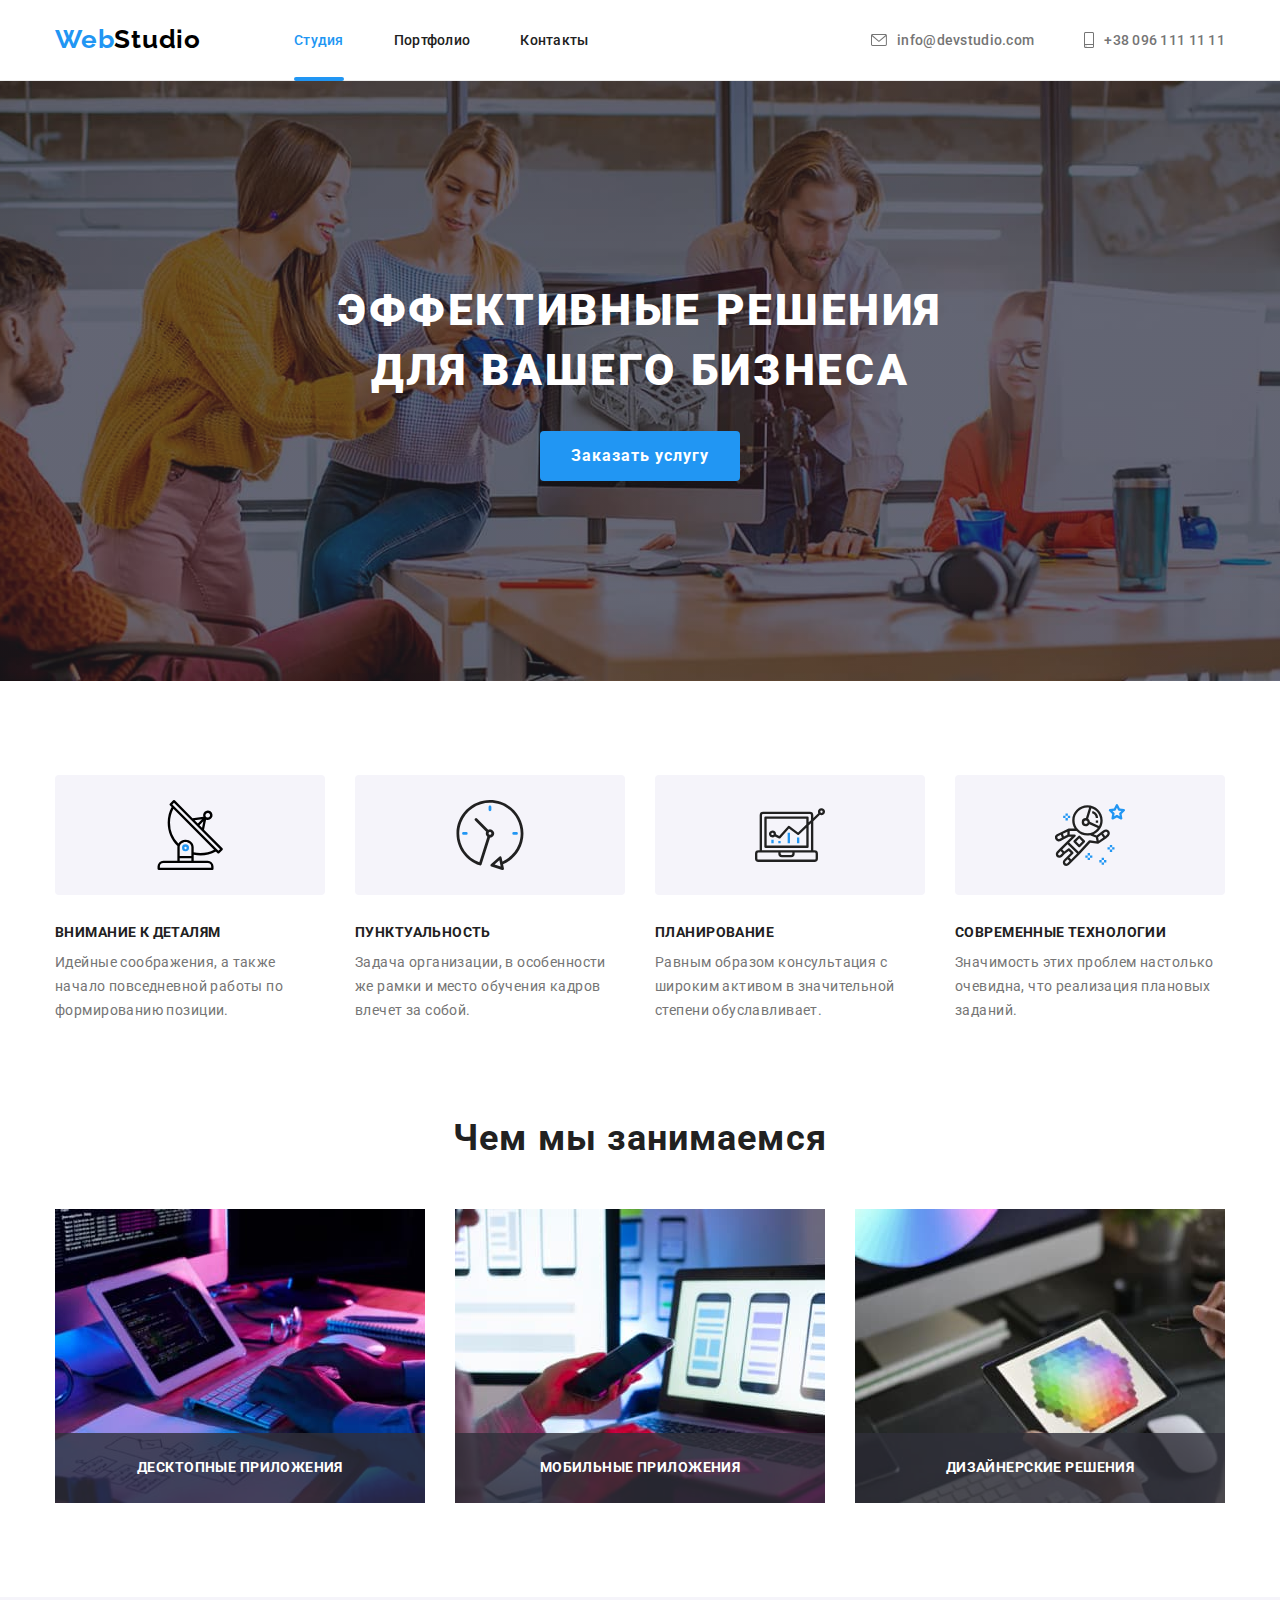
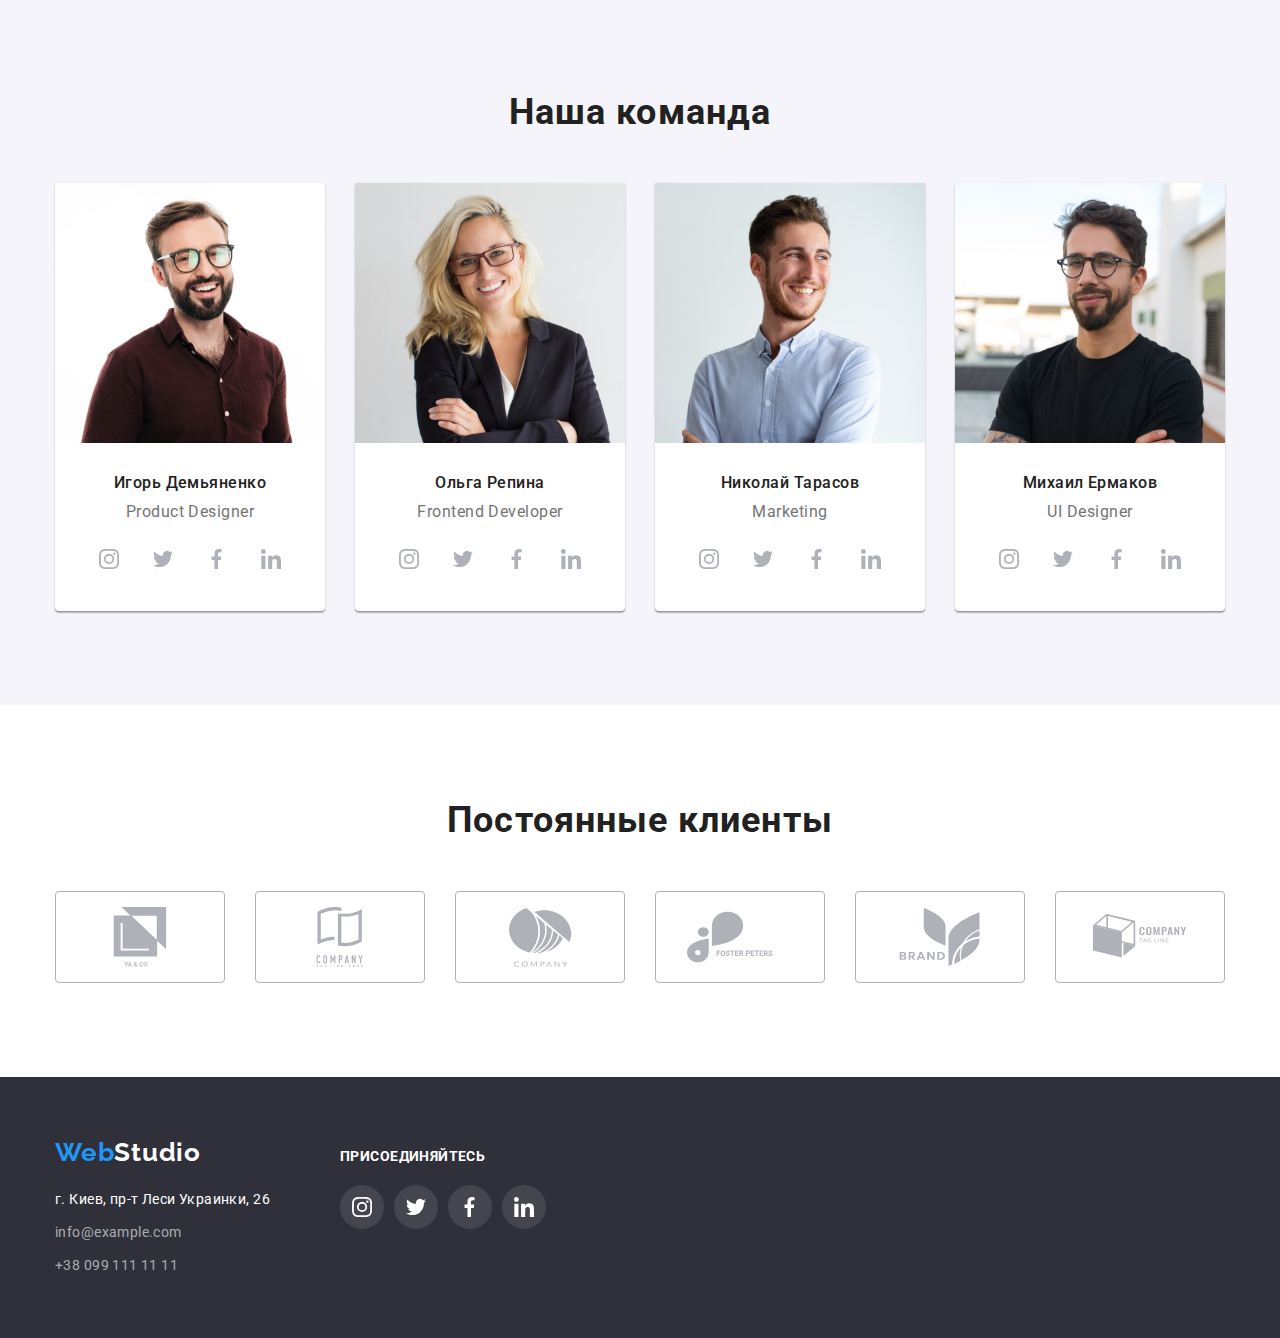
<file: index.html>
<!DOCTYPE html>
<html lang="en">
<head>
    <meta charset="UTF-8">
    <meta http-equiv="X-UA-Compatible" content="IE=edge">
    <meta name="viewport" content="width=device-width, initial-scale=1.0">
    <title>Студия</title>
    <link rel="preconnect" href="https://fonts.googleapis.com">
    <link rel="preconnect" href="https://fonts.gstatic.com" crossorigin>
    <link href="https://fonts.googleapis.com/css2?family=Raleway:wght@700&family=Roboto:wght@400;500;700;900&display=swap" rel="stylesheet">
    <link rel="stylesheet" href="https://cdnjs.cloudflare.com/ajax/libs/modern-normalize/1.1.0/modern-normalize.min.css">
    <link rel="stylesheet" href="./css/styles.css">
</head>
<body>
    <header class="header">
        <div class="container">
            <a class="header-logo" href="./index.html"><span class="accent">Web</span>Studio</a>

            <nav>
                <ul class="nav-list">
                    <li class="nav-item"><a class="nav-link current" href="./index.html">Студия</a></li>
                    <li class="nav-item"><a class="nav-link" href="./portfolio.html">Портфолио</a></li>
                    <li class="nav-item"><a class="nav-link" href="">Контакты</a></li>
                </ul>
            </nav>

            <ul class="contacts-list">
                <li class="contacts-item">
                    <a class="contacts-link" href="mailto:info@devstudio.com">
                        <svg class="icon-mail" width="16" height="12">
                            <use href="./images/icons.svg#icon-mail"></use>
                        </svg>
                        info@devstudio.com
                    </a>
                </li>
                <li class="contacts-item">
                    <a class="contacts-link" href="tel:+380961111111">
                        <svg class="icon-phone" width="10" height="16">
                            <use href="./images/icons.svg#icon-phone"></use>
                        </svg>
                        +38 096 111 11 11
                    </a>
                </li>
            </ul>
        </div>
    </header>

    <main>
        <section class="hero">
            <div class="container">
                <h1 class="hero-title">Эффективные решения <br> для вашего бизнеса</h1>
                <button class="hero-button" type="button" data-modal-open>Заказать услугу</button>
            </div>
        </section>
        <!-- Модальное окно -->
        <div class="backdrop is-hidden" data-modal>
            <div class="modal"><button class="close" type="button" data-modal-close></button></div>
        </div>

        <section class="qualities section">
            <div class="container">
                <h2 class="hidden">Наши качества</h2>
            
                <ul class="qualities-list">
                    <li class="qualities-item">
                        <div class="qualities-thumb">
                            <svg width="70" height="70">
                                <use href="./images/icons.svg#icon-qualities-1"></use>
                            </svg>
                        </div>
                        <h3 class="qualities-title">Внимание к деталям</h3>
                        <p class="qualities-text">Идейные соображения, а также начало повседневной работы по формированию позиции.</p>
                    </li>
                    <li class="qualities-item">
                        <div class="qualities-thumb">
                            <svg width="70" height="70">
                                <use href="./images/icons.svg#icon-qualities-2"></use>
                            </svg>
                        </div>
                        <h3 class="qualities-title">Пунктуальность</h3>
                        <p class="qualities-text">Задача организации, в особенности же рамки и место обучения кадров влечет за собой.</p>
                    </li>
                    <li class="qualities-item">
                        <div class="qualities-thumb">
                            <svg width="70" height="70">
                                <use href="./images/icons.svg#icon-qualities-3"></use>
                            </svg>
                        </div>
                        <h3 class="qualities-title">Планирование</h3>
                        <p class="qualities-text">Равным образом консультация с широким активом в значительной степени обуславливает.</p>
                    </li>
                    <li class="qualities-item">
                        <div class="qualities-thumb">
                            <svg width="70" height="70">
                                <use href="./images/icons.svg#icon-qualities-4"></use>
                            </svg>
                        </div>
                        <h3 class="qualities-title">Современные технологии</h3>
                        <p class="qualities-text">Значимость этих проблем настолько очевидна, что реализация плановых заданий.</p>
                    </li>
                </ul>
            </div>
        </section>

        <section class="work section">
            <div class="container">
                <h2 class="work-title">Чем мы занимаемся</h2>

                <ul class="work-list">
                    <li class="work-item">
                        <img class="work-img" src="./images/box1.jpg" alt="Направление 1" width="370">
                        <p class="work-img-title">Десктопные приложения</p>
                    </li>
                    <li class="work-item">
                        <img class="work-img" src="./images/box2.jpg" alt="Направление 2" width="370">
                        <p class="work-img-title">Мобильные приложения</p>
                    </li>
                    <li class="work-item">
                        <img class="work-img" src="./images/box3.jpg" alt="Направление 3" width="370">
                        <p class="work-img-title">Дизайнерские решения</p>
                    </li>
                </ul>
            </div>
        </section>

        <section class="team section">
            <div class="container">
                <h2 class="team-title">Наша команда</h2>

                <ul class="team-list">
                    <li class="team-item">
                        <img class="team-img" src="./images/teamcard1.jpg" alt="Участник команды 1" width="270">
                        <div class="team-text">
                            <h3 class="team-member">Игорь Демьяненко</h3>
                            <p class="team-position">Product Designer</p>
                            <ul class="member-list">
                                <li class="member-item">
                                    <a href="" class="member-link">
                                        <svg width="20" height="20">
                                            <use href="./images/icons.svg#icon-instagram"></use>
                                        </svg>
                                    </a>
                                </li>
                                <li class="member-item">
                                    <a href="" class="member-link">
                                        <svg width="20" height="20">
                                            <use href="./images/icons.svg#icon-twitter"></use>
                                        </svg>
                                    </a>
                                </li>
                                <li class="member-item">
                                    <a href="" class="member-link">
                                        <svg width="20" height="20">
                                            <use href="./images/icons.svg#icon-facebook"></use>
                                        </svg>
                                    </a>
                                </li>
                                <li class="member-item">
                                    <a href="" class="member-link">
                                        <svg width="20" height="20">
                                            <use href="./images/icons.svg#icon-linkedin"></use>
                                        </svg>
                                    </a>
                                </li>
                            </ul>
                        </div>
                    </li>
                    <li class="team-item">
                        <img class="team-img" src="./images/teamcard2.jpg" alt="Участник команды 2" width="270">
                        <div class="team-text">
                            <h3 class="team-member">Ольга Репина</h3>
                            <p class="team-position">Frontend Developer</p>
                            <ul class="member-list">
                                <li class="member-item">
                                    <a href="" class="member-link">
                                        <svg width="20" height="20">
                                            <use href="./images/icons.svg#icon-instagram"></use>
                                        </svg>
                                    </a>
                                </li>
                                <li class="member-item">
                                    <a href="" class="member-link">
                                        <svg width="20" height="20">
                                            <use href="./images/icons.svg#icon-twitter"></use>
                                        </svg>
                                    </a>
                                </li>
                                <li class="member-item">
                                    <a href="" class="member-link">
                                        <svg width="20" height="20">
                                            <use href="./images/icons.svg#icon-facebook"></use>
                                        </svg>
                                    </a>
                                </li>
                                <li class="member-item">
                                    <a href="" class="member-link">
                                        <svg width="20" height="20">
                                            <use href="./images/icons.svg#icon-linkedin"></use>
                                        </svg>
                                    </a>
                                </li>
                            </ul>
                        </div>
                    </li>
                    <li class="team-item">
                        <img class="team-img" src="./images/teamcard3.jpg" alt="Участник команды 3" width="270">
                        <div class="team-text">
                            <h3 class="team-member">Николай Тарасов</h3>
                            <p class="team-position">Marketing</p>
                            <ul class="member-list">
                                <li class="member-item">
                                    <a href="" class="member-link">
                                        <svg width="20" height="20">
                                            <use href="./images/icons.svg#icon-instagram"></use>
                                        </svg>
                                    </a>
                                </li>
                                <li class="member-item">
                                    <a href="" class="member-link">
                                        <svg width="20" height="20">
                                            <use href="./images/icons.svg#icon-twitter"></use>
                                        </svg>
                                    </a>
                                </li>
                                <li class="member-item">
                                    <a href="" class="member-link">
                                        <svg width="20" height="20">
                                            <use href="./images/icons.svg#icon-facebook"></use>
                                        </svg>
                                    </a>
                                </li>
                                <li class="member-item">
                                    <a href="" class="member-link">
                                        <svg width="20" height="20">
                                            <use href="./images/icons.svg#icon-linkedin"></use>
                                        </svg>
                                    </a>
                                </li>
                            </ul>
                        </div>
                    </li>
                    <li class="team-item">
                        <img class="team-img" src="./images/teamcard4.jpg" alt="Участник команды 4" width="270">
                        <div class="team-text">
                            <h3 class="team-member">Михаил Ермаков</h3>
                            <p class="team-position">UI Designer</p>
                            <ul class="member-list">
                                <li class="member-item">
                                    <a href="" class="member-link">
                                        <svg width="20" height="20">
                                            <use href="./images/icons.svg#icon-instagram"></use>
                                        </svg>
                                    </a>
                                </li>
                                <li class="member-item">
                                    <a href="" class="member-link">
                                        <svg width="20" height="20">
                                            <use href="./images/icons.svg#icon-twitter"></use>
                                        </svg>
                                    </a>
                                </li>
                                <li class="member-item">
                                    <a href="" class="member-link">
                                        <svg width="20" height="20">
                                            <use href="./images/icons.svg#icon-facebook"></use>
                                        </svg>
                                    </a>
                                </li>
                                <li class="member-item">
                                    <a href="" class="member-link">
                                        <svg width="20" height="20">
                                            <use href="./images/icons.svg#icon-linkedin"></use>
                                        </svg>
                                    </a>
                                </li>
                            </ul>
                        </div>
                    </li>
                </ul>
            </div>
        </section>

        <section class="clients section">
            <div class="container">
                <h2 class="clients-title">Постоянные клиенты</h2>
                <ul class="clients-list">
                    <li class="clients-item">
                        <a class="clients-link" href="">
                            <svg width="106" height="60">
                                <use href="./images/icons.svg#icon-client-1"></use>
                            </svg>
                        </a>
                    </li>
                    <li class="clients-item">
                        <a class="clients-link" href="">
                            <svg width="106" height="60">
                                <use href="./images/icons.svg#icon-client-2"></use>
                            </svg>
                        </a>
                    </li>
                    <li class="clients-item">
                        <a class="clients-link" href="">
                            <svg width="106" height="60">
                                <use href="./images/icons.svg#icon-client-3"></use>
                            </svg>
                        </a>
                    </li>
                    <li class="clients-item">
                        <a class="clients-link" href="">
                            <svg width="106" height="60">
                                <use href="./images/icons.svg#icon-client-4"></use>
                            </svg>
                        </a>
                    </li>
                    <li class="clients-item">
                        <a class="clients-link" href="">
                            <svg width="106" height="60">
                                <use href="./images/icons.svg#icon-client-5"></use>
                            </svg>
                        </a>
                    </li>
                    <li class="clients-item">
                        <a class="clients-link" href="">
                            <svg width="106" height="60">
                                <use href="./images/icons.svg#icon-client-6"></use>
                            </svg>
                        </a>
                    </li>
                </ul>
            </div>
        </section>
    </main>

    <footer class="footer">
        <div class="container">
            <div class="footer-address">
                <a class="footer-logo" href="./index.html"><span class="accent">Web</span>Studio</a>
                <address>
                    <ul class="address-list">
                        <li class="address-item"><a class="address-link" href="https://goo.gl/maps/vYfopJdmYmcnBauW8" target="_blank">г. Киев, пр-т Леси Украинки, 26</a></li>
                        <li class="address-item"><a class="address-link transparent" href="mailto:info@example.com">info@example.com</a></li>
                        <li class="address-item"><a class="address-link transparent" href="tel:+380991111111">+38 099 111 11 11</a></li>
                    </ul>
                </address>
            </div>
            <div class="footer-socials">
                <h2 class="footer-title">присоединяйтесь</h2>
                <ul class="footer-list">
                    <li class="footer-item">
                        <a href="" class="footer-link">
                            <svg width="20" height="20">
                                <use href="./images/icons.svg#icon-instagram"></use>
                            </svg>
                        </a>
                    </li>
                    <li class="footer-item">
                        <a href="" class="footer-link">
                            <svg width="20" height="20">
                                <use href="./images/icons.svg#icon-twitter"></use>
                            </svg>
                        </a>
                    </li>
                    <li class="footer-item">
                        <a href="" class="footer-link">
                            <svg width="20" height="20">
                                <use href="./images/icons.svg#icon-facebook"></use>
                            </svg>
                        </a>
                    </li>
                    <li class="footer-item">
                        <a href="" class="footer-link">
                            <svg width="20" height="20">
                                <use href="./images/icons.svg#icon-linkedin"></use>
                            </svg>
                        </a>
                    </li>
                </ul>
            </div>
        </div>
    </footer>
    
    <script src="./js/modal.js"></script>
</body>
</html>
</file>
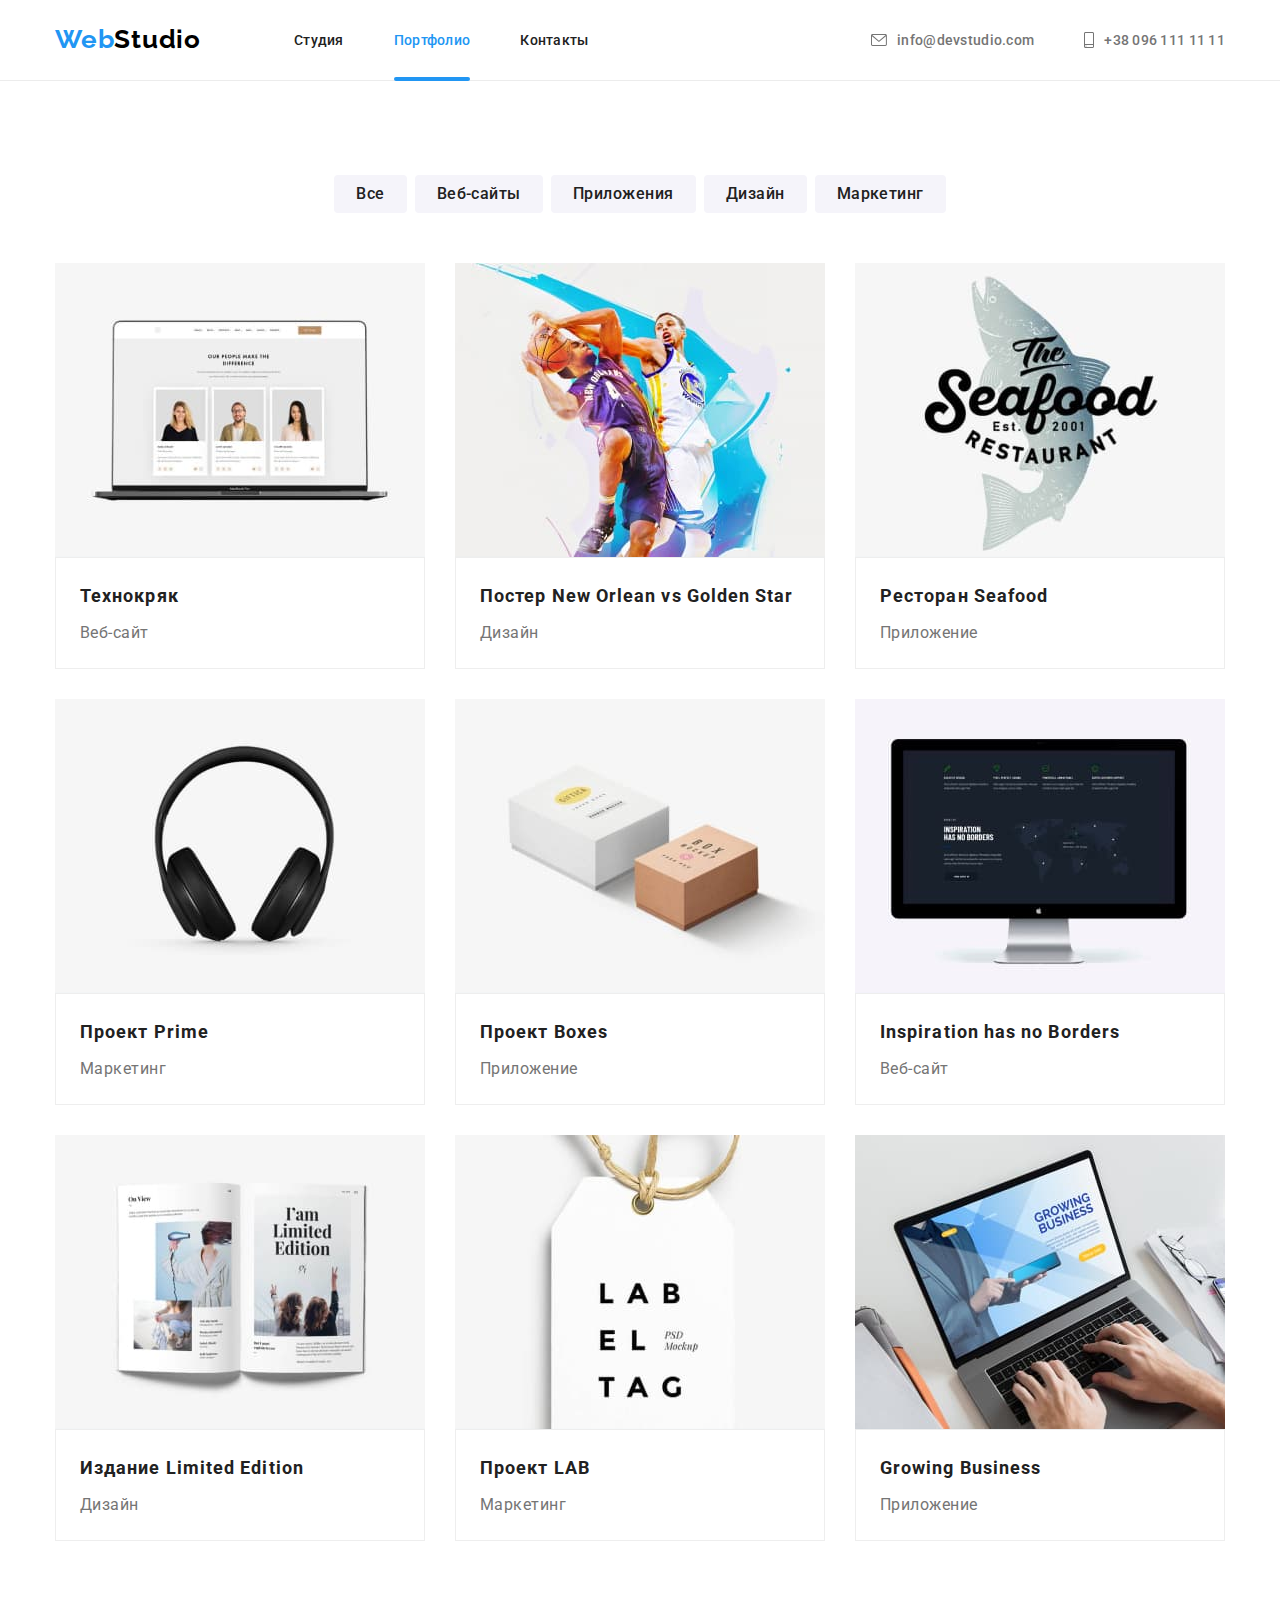
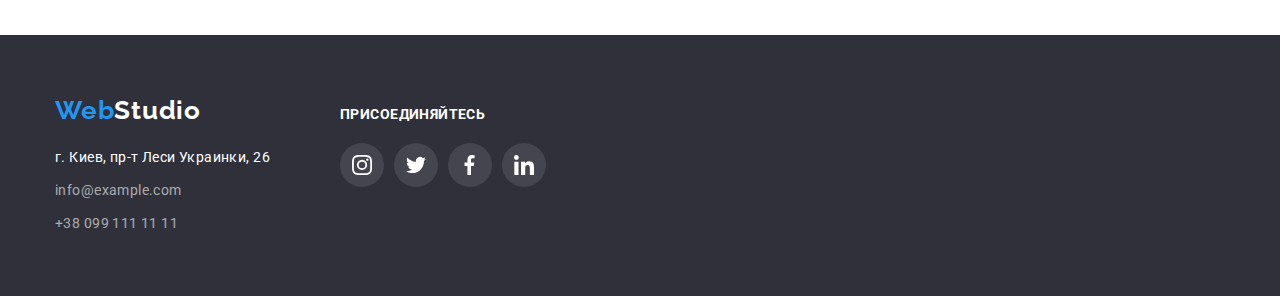
<file: portfolio.html>
<!DOCTYPE html>
<html lang="en">
<head>
    <meta charset="UTF-8">
    <meta http-equiv="X-UA-Compatible" content="IE=edge">
    <meta name="viewport" content="width=device-width, initial-scale=1.0">
    <title>Портфолио</title>
    <link rel="preconnect" href="https://fonts.googleapis.com">
    <link rel="preconnect" href="https://fonts.gstatic.com" crossorigin>
    <link href="https://fonts.googleapis.com/css2?family=Raleway:wght@700&family=Roboto:wght@400;500;700;900&display=swap" rel="stylesheet">
    <link rel="stylesheet" href="https://cdnjs.cloudflare.com/ajax/libs/modern-normalize/1.1.0/modern-normalize.min.css">
    <link rel="stylesheet" href="./css/styles.css">
</head>
<body>
    <header class="header">
        <div class="container">
            <a class="header-logo" href="./index.html"><span class="accent">Web</span>Studio</a>
    
            <nav>
                <ul class="nav-list">
                    <li class="nav-item"><a class="nav-link" href="./index.html">Студия</a></li>
                    <li class="nav-item"><a class="nav-link current" href="./portfolio.html">Портфолио</a></li>
                    <li class="nav-item"><a class="nav-link" href="">Контакты</a></li>
                </ul>
            </nav>
    
            <ul class="contacts-list">
                <li class="contacts-item">
                    <a class="contacts-link" href="mailto:info@devstudio.com">
                        <svg class="icon-mail" width="16" height="12">
                            <use href="./images/icons.svg#icon-mail"></use>
                        </svg>
                        info@devstudio.com
                    </a>
                </li>
                <li class="contacts-item">
                    <a class="contacts-link" href="tel:+380961111111">
                        <svg class="icon-phone" width="10" height="16">
                            <use href="./images/icons.svg#icon-phone"></use>
                        </svg>
                        +38 096 111 11 11
                    </a>
                </li>
            </ul>
        </div>
    </header>

    <main>
        <section class="portfolio section">
            <div class="container">
                <h1 class="hidden">Наши работы</h1>
                <ul class="filter-list">
                    <li class="filter-item"><button class="filter-button" type="button">Все</button></li>
                    <li class="filter-item"><button class="filter-button" type="button">Веб-сайты</button></li>
                    <li class="filter-item"><button class="filter-button" type="button">Приложения</button></li>
                    <li class="filter-item"><button class="filter-button" type="button">Дизайн</button></li>
                    <li class="filter-item"><button class="filter-button" type="button">Маркетинг</button></li>
                </ul>

                <ul class="portfolio-list">
                    <li class="portfolio-item">
                        <a href="" class="portfolio-link">
                            <div class="portfolio-thumb">
                                <img class="portfolio-img" src="./images/project1.jpg" alt="Страница сайта на экране ноута" width="370">
                                <p class="portfolio-img-text">Технокряк это современная площадка распространения коронавируса. Компании используют эту платформу для цифрового шпионажа и атак на защищённые сервера конкурентов.</p>
                            </div>
                            <div class="portfolio-content">
                                <h2 class="portfolio-title">Технокряк</h2>
                                <p class="portfolio-text">Веб-сайт</p>
                            </div>
                        </a>
                    </li>
                    <li class="portfolio-item">
                        <a href="" class="portfolio-link">
                            <div class="portfolio-thumb">
                                <img class="portfolio-img" src="./images/project2.jpg" alt="Баскетбольный постер>" width="370">
                                <p class="portfolio-img-text">Технокряк это современная площадка распространения коронавируса. Компании используют эту платформу для цифрового шпионажа и атак на защищённые сервера конкурентов.</p>
                            </div>
                            <div class="portfolio-content">
                                <h2 class="portfolio-title">Постер New Orlean vs Golden Star</h2>
                                <p class="portfolio-text">Дизайн</p>
                            </div>
                        </a>
                    </li>
                    <li class="portfolio-item">
                        <a href="" class="portfolio-link">
                            <div class="portfolio-thumb">
                                <img class="portfolio-img" src="./images/project3.jpg" alt="Лого ресторана" width="370">
                                <p class="portfolio-img-text">Технокряк это современная площадка распространения коронавируса. Компании используют эту платформу для цифрового шпионажа и атак на защищённые сервера конкурентов.</p>
                            </div>
                            <div class="portfolio-content">
                                <h2 class="portfolio-title">Ресторан Seafood</h2>
                                <p class="portfolio-text">Приложение</p>
                            </div>
                        </a>
                    </li>
                    <li class="portfolio-item">
                        <a href="" class="portfolio-link">
                            <div class="portfolio-thumb">
                                <img class="portfolio-img" src="./images/project4.jpg" alt="Наушники" width="370">
                                <p class="portfolio-img-text">Технокряк это современная площадка распространения коронавируса. Компании используют эту платформу для цифрового шпионажа и атак на защищённые сервера конкурентов.</p>
                            </div>
                            <div class="portfolio-content">
                                <h2 class="portfolio-title">Проект Prime</h2>
                                <p class="portfolio-text">Маркетинг</p>
                            </div>
                        </a>
                    </li>
                    <li class="portfolio-item">
                        <a href="" class="portfolio-link">
                            <div class="portfolio-thumb">
                                <img class="portfolio-img" src="./images/project5.jpg" alt="Две коробки" width="370">
                                <p class="portfolio-img-text">Технокряк это современная площадка распространения коронавируса. Компании используют эту платформу для цифрового шпионажа и атак на защищённые сервера конкурентов.</p>
                            </div>
                            <div class="portfolio-content">
                                <h2 class="portfolio-title">Проект Boxes</h2>
                                <p class="portfolio-text">Приложение</p>
                            </div>
                        </a>
                    </li>
                    <li class="portfolio-item">
                        <a href="" class="portfolio-link">
                            <div class="portfolio-thumb">
                                <img class="portfolio-img" src="./images/project6.jpg" alt="Страница сайта на экране монитора" width="370">
                                <p class="portfolio-img-text">Технокряк это современная площадка распространения коронавируса. Компании используют эту платформу для цифрового шпионажа и атак на защищённые сервера конкурентов.</p>
                            </div>
                            <div class="portfolio-content">
                                <h2 class="portfolio-title">Inspiration has no Borders</h2>
                                <p class="portfolio-text">Веб-сайт</p>
                            </div>
                        </a>
                    </li>
                    <li class="portfolio-item">
                        <a href="" class="portfolio-link">
                            <div class="portfolio-thumb">
                               <img class="portfolio-img" src="./images/project7.jpg" alt="Открытый глянцевый журнал" width="370">
                                <p class="portfolio-img-text">Технокряк это современная площадка распространения коронавируса. Компании используют эту платформу для цифрового шпионажа и атак на защищённые сервера конкурентов.</p>
                            </div>
                            <div class="portfolio-content">
                                <h2 class="portfolio-title">Издание Limited Edition</h2>
                                <p class="portfolio-text">Дизайн</p>
                            </div>
                        </a>
                    </li>
                    <li class="portfolio-item">
                        <a href="" class="portfolio-link">
                            <div class="portfolio-thumb">
                                <img class="portfolio-img" src="./images/project8.jpg" alt="Ярлык с названием проекта" width="370">
                                <p class="portfolio-img-text">Технокряк это современная площадка распространения коронавируса. Компании используют эту платформу для цифрового шпионажа и атак на защищённые сервера конкурентов.</p>
                            </div>
                            <div class="portfolio-content">
                                <h2 class="portfolio-title">Проект LAB</h2>
                                <p class="portfolio-text">Маркетинг</p>
                            </div>
                        </a>
                    </li>
                    <li class="portfolio-item">
                        <a href="" class="portfolio-link">
                            <div class="portfolio-thumb">
                                <img class="portfolio-img" src="./images/project9.jpg" alt="Руки на клавиатуре ноута" width="370">
                                <p class="portfolio-img-text">Технокряк это современная площадка распространения коронавируса. Компании используют эту платформу для цифрового шпионажа и атак на защищённые сервера конкурентов.</p>
                            </div>
                            <div class="portfolio-content">
                                <h2 class="portfolio-title">Growing Business</h2>
                                <p class="portfolio-text">Приложение</p>
                            </div>
                        </a>
                    </li>
                </ul>
            </div>
        </section>
    </main>

    <footer class="footer">
        <div class="container">
            <div class="footer-address">
                <a class="footer-logo" href="./index.html"><span class="accent">Web</span>Studio</a>
                <address>
                    <ul class="address-list">
                        <li class="address-item"><a class="address-link" href="https://goo.gl/maps/vYfopJdmYmcnBauW8" target="_blank">г. Киев, пр-т Леси Украинки, 26</a></li>
                        <li class="address-item"><a class="address-link transparent" href="mailto:info@example.com">info@example.com</a></li>
                        <li class="address-item"><a class="address-link transparent" href="tel:+380991111111">+38 099 111 11 11</a></li>
                    </ul>
                </address>
            </div>
            <div class="footer-socials">
                <h2 class="footer-title">присоединяйтесь</h2>
                <ul class="footer-list">
                    <li class="footer-item">
                        <a href="" class="footer-link">
                            <svg width="20" height="20">
                                <use href="./images/icons.svg#icon-instagram"></use>
                            </svg>
                        </a>
                    </li>
                    <li class="footer-item">
                        <a href="" class="footer-link">
                            <svg width="20" height="20">
                                <use href="./images/icons.svg#icon-twitter"></use>
                            </svg>
                        </a>
                    </li>
                    <li class="footer-item">
                        <a href="" class="footer-link">
                            <svg width="20" height="20">
                                <use href="./images/icons.svg#icon-facebook"></use>
                            </svg>
                        </a>
                    </li>
                    <li class="footer-item">
                        <a href="" class="footer-link">
                            <svg width="20" height="20">
                                <use href="./images/icons.svg#icon-linkedin"></use>
                            </svg>
                        </a>
                    </li>
                </ul>
            </div>
        </div>
    </footer>
</body>
</html>
</file>
<file: css/styles.css>
/* Объявление переменных */
:root {
  --color-black: #212121;
  --color-grey: #757575;
  --color-accent: #2196f3;
  --color-studio-header: #000;
  --color-white: #fff;
  --bg-color-team: #f5f4fa;
  --color-footer: #2f303a;

  --color-icon: #afb1b8;

  --margin-gap: 30px;

  --cubic: cubic-bezier(0.4, 0, 0.2, 1);
  --duration: 250ms;
}

/* Основной и альтернативный шрифт, цвет текста */
body {
  font-family: Roboto, sans-serif;

  background-color: var(--color-white);
  color: var(--color-grey);
}

/* Переопределение значений по умолчанию */
h1,
h2,
h3,
h4,
h5,
h6,
p {
  margin: 0;
}

ul {
  list-style-type: none;
  margin: 0;
  padding: 0;
}

a {
  text-decoration: none;
}

img {
  display: block;
  max-width: 100%;
}

button {
  cursor: pointer;
}

/* Контейнер */
.container {
  width: 1200px;
  padding: 0 15px;
  margin: 0 auto;
}

.hidden {
  position: absolute;
  clip: rect(0 0 0 0);
  width: 1px;
  height: 1px;
  margin: -1px;
}

/* -----Хедер----- */
.header {
  border-bottom: 1px solid #ececec;
}

.header .container {
  display: flex;
  align-items: center;
}

/* Лого */
.header-logo,
.footer-logo {
  color: var(--color-studio-header);
  font-family: Raleway, sans-serif;
  font-weight: 700;
  font-size: 26px;
  line-height: 1.19;
  letter-spacing: 0.03em;
}

.accent {
  color: var(--color-accent);
}

.header-logo {
  margin-right: 93px;
  padding-top: 24px;
  padding-bottom: 25px;
}

/* Навигация и контакты */
.nav-list,
.contacts-list {
  display: flex;
}

/* Автоматический margin */
.contacts-list {
  margin-left: auto;
}

/* Активная страница */
.nav-list .nav-link.current {
  color: var(--color-accent);
}

.nav-item {
  position: relative;
}

.current::after {
  content: '';
  position: absolute;
  left: 0;
  bottom: -1px;

  width: 100%;
  height: 4px;
  background-color: var(--color-accent);
  border-radius: 2px;
}

/* .nav-list .nav-item,
.contacts-list .contacts-item {
  margin-right: 50px;
} */

/* .nav-list .nav-item:last-child,
.contacts-list .contacts-item:last-child {
  margin-right: 0;
} */

/* .nav-list .nav-item + .nav-item,
.contacts-list .contacts-item + .contacts-item {
  margin-left: 50px;
} */

.nav-item:not(:last-child),
.contacts-item:not(:last-child) {
  margin-right: 50px;
}

.nav-link,
.contacts-link {
  display: block;

  color: var(--color-black);
  font-weight: 500;
  font-size: 14px;
  line-height: 1.17;
  letter-spacing: 0.02em;

  padding: 32px 0;

  transition-property: color;
  transition-duration: var(--duration);
  transition-timing-function: var(--cubic);
}

.contacts-link {
  display: flex;
  align-items: center;

  color: var(--color-grey);
}

.icon-mail,
.icon-phone {
  fill: var(--color-grey);

  margin-right: 10px;

  transition-property: fill;
  transition-duration: var(--duration);
  transition-timing-function: var(--cubic);
}

/* Ховер и фокус на ссылки хедера и футера */
.nav-link:hover,
.nav-link:focus,
.contacts-link:hover,
.contacts-link:focus,
.address-link:hover,
.address-link:focus {
  color: var(--color-accent);
}

.contacts-link:hover .icon-mail,
.contacts-link:focus .icon-mail,
.contacts-link:hover .icon-phone,
.contacts-link:focus .icon-phone {
  fill: var(--color-accent);
}

/* СТУДИЯ */
/* -----Герой----- */
.hero {
  background-color: var(--color-footer);
  background-image: linear-gradient(to right, rgba(47, 48, 58, 0.4), rgba(47, 48, 58, 0.4)),
    url(../images/hero.jpg);
  background-size: cover;
  background-repeat: no-repeat;
  background-position: center;
  max-width: 1600px;
  padding: 200px 0;
  margin: 0 auto;
}

.hero .container {
  display: flex;
  flex-direction: column;
  align-items: center;
}

.hero-title {
  color: var(--color-white);

  font-weight: 900;
  font-size: 44px;
  line-height: 1.36;
  text-align: center;
  letter-spacing: 0.06em;
  text-transform: uppercase;
  width: 696px;

  margin-bottom: 30px;
}

.hero-button {
  background-color: var(--color-accent);
  color: var(--color-white);

  font-family: inherit;
  font-weight: 700;
  font-size: 16px;
  line-height: 1.87;
  align-items: center;
  text-align: center;
  letter-spacing: 0.06em;

  width: 200px;
  height: 50px;
  border-radius: 4px;
  border: none;

  transition-property: background-color;
  transition-duration: var(--duration);
  transition-timing-function: var(--cubic);
}

.hero-button:hover,
.hero-button:focus {
  background-color: #188ce8;
}

/* Модальное окно */
.backdrop {
  position: fixed;
  top: 0;
  left: 0;
  width: 100%;
  height: 100%;

  background-color: rgba(0, 0, 0, 0.2);

  transition-property: opacity;
  transition-duration: var(--duration);
  transition-timing-function: var(--cubic);
}

.backdrop.is-hidden {
  opacity: 0;
  pointer-events: none;
  visibility: hidden;
}

.is-hidden .modal {
  opacity: 0;
  transform: translate(-50%, -50%) scale(0.6);
}

.modal {
  position: absolute;
  top: 50%;
  left: 50%;

  transform: translate(-50%, -50%) scale(1);
  transition-property: transform;
  transition-duration: var(--duration);
  transition-timing-function: var(--cubic);

  width: 528px;
  height: 581px;
  background-color: var(--color-white);
}

.close {
  position: absolute;
  top: 8px;
  right: 8px;

  background-image: url(../images/close-btn.svg);
  width: 30px;
  height: 30px;
  border: none;
  border-radius: 50%;
}

/* Значения для всех секций */
.section {
  padding: 94px 0;
}

/* -----Наши качества----- */
/* Исключение */
.qualities.section {
  padding-bottom: 0;
}

.qualities-list {
  display: flex;
  flex-wrap: wrap;
}

.qualities-item {
  flex-basis: calc((100% - 3 * var(--margin-gap)) / 4);
}

.qualities-item:not(:last-child) {
  margin-right: var(--margin-gap);
}

.qualities-thumb {
  display: flex;
  justify-content: center;
  align-items: center;

  background-color: var(--bg-color-team);
  width: 270px;
  height: 120px;
  border-radius: 4px;
  margin-bottom: var(--margin-gap);
}

.qualities-title {
  color: var(--color-black);

  font-weight: 700;
  font-size: 14px;
  line-height: 1.14;
  letter-spacing: 0.03em;
  text-transform: uppercase;

  margin-bottom: 10px;
}

.qualities-text {
  font-size: 14px;
  line-height: 1.71;
  letter-spacing: 0.03em;
}

/* -----Чем мы занимаемся----- */
.work .container {
  flex-direction: column;
  align-items: center;
}

.work-list {
  display: flex;
  flex-wrap: wrap;
}

.work-title,
.team-title,
.clients-title {
  color: var(--color-black);

  font-family: Roboto;
  font-weight: 700;
  font-size: 36px;
  line-height: 1.17;
  text-align: center;
  letter-spacing: 0.03em;

  margin-bottom: 50px;
}

.work-item {
  position: relative;
}

.work-item:not(:last-child) {
  margin-right: var(--margin-gap);
}

.work-img {
  display: block;
  height: auto;
  flex-basis: calc((100% - 2 * var(--margin-gap)) / 3);
}

.work-img-title {
  position: absolute;
  left: 0;
  bottom: 0;

  display: flex;
  justify-content: center;
  align-items: center;

  color: var(--color-white);
  background: rgba(47, 48, 58, 0.8);

  width: 100%;
  height: 70px;

  font-weight: 700;
  font-size: 14px;
  line-height: 1.14;
  letter-spacing: 0.03em;
  text-transform: uppercase;
}

/* -----Наша команда----- */
.team {
  background-color: var(--bg-color-team);
}

.team-list {
  display: flex;
  flex-wrap: wrap;
}

.team-item {
  background-color: var(--color-white);
  box-shadow: 0px 1px 3px rgba(0, 0, 0, 0.12), 0px 1px 1px rgba(0, 0, 0, 0.14),
    0px 2px 1px rgba(0, 0, 0, 0.2);

  flex-basis: calc((100% - 3 * var(--margin-gap)) / 4);

  border-radius: 0px 0px 4px 4px;
}

.team-item:not(:last-child) {
  margin-right: var(--margin-gap);
}

.team-text {
  padding: var(--margin-gap) 0;
}

.team-member,
.team-position {
  font-size: 16px;
  line-height: 1.19;
  letter-spacing: 0.03em;
  text-align: center;
}

.team-member {
  color: var(--color-black);

  font-weight: 500;

  margin-bottom: 10px;
}

.team-position {
  margin-bottom: 16px;
}

.member-list {
  display: flex;
  justify-content: center;
}

.member-item:not(:last-child) {
  margin-right: 10px;
}

.member-item {
  width: 44px;
  height: 44px;
}

.member-link {
  display: flex;
  justify-content: center;
  align-items: center;

  width: 100%;
  height: 100%;
  border-radius: 50%;

  fill: var(--color-icon);

  transition-property: background-color, fill;
  transition-duration: var(--duration);
  transition-timing-function: var(--cubic);
}

.member-link:hover,
.member-link:focus {
  background-color: var(--color-accent);
  fill: var(--color-white);
}

/* -----Постоянные клиенты----- */
.clients-list {
  display: flex;
}

.clients-item {
  flex-basis: calc((100% - 5 * var(--margin-gap)) / 6);
  height: 92px;
}

.clients-item:not(:last-child) {
  margin-right: var(--margin-gap);
}

.clients-link {
  display: flex;
  justify-content: center;
  align-items: center;

  fill: var(--color-icon);
  border: 1px solid #afb1b8;
  border-radius: 4px;

  width: 100%;
  height: 100%;

  transition-property: border-color, fill;
  transition-duration: var(--duration);
  transition-timing-function: var(--cubic);
}

.clients-link:hover,
.clients-link:focus {
  border-color: var(--color-accent);
  fill: var(--color-accent);
}

/* -----ФУТЕР----- */
.footer {
  background-color: var(--color-footer);

  padding: 60px 0;
}

.footer .container {
  display: flex;
  align-items: baseline;
}

.footer-address {
  margin-right: 70px;
}

.footer-logo {
  display: block;

  color: var(--color-white);

  margin-bottom: 20px;
}

.address-item:not(:last-child) {
  margin-bottom: 9px;
}

.address-link {
  color: var(--color-white);

  font-style: normal;
  font-weight: 400;
  font-size: 14px;
  line-height: 1.71;
  letter-spacing: 0.03em;

  transition-property: color;
  transition-duration: var(--duration);
  transition-timing-function: var(--cubic);
}

/* Прозрачность элементов футера */
.transparent {
  color: rgba(255, 255, 255, 0.6);
}

.footer-title {
  color: var(--color-white);

  font-weight: 700;
  font-size: 14px;
  line-height: 1.14;
  letter-spacing: 0.03em;
  text-transform: uppercase;
  margin-bottom: 20px;
}

.footer-list {
  display: flex;
}

.footer-item {
  width: 44px;
  height: 44px;
}

.footer-item:not(:last-child) {
  margin-right: 10px;
}

.footer-link {
  display: flex;
  justify-content: center;
  align-items: center;

  width: 100%;
  height: 100%;
  border-radius: 50%;

  background: rgba(255, 255, 255, 0.1);
  fill: var(--color-white);

  transition-property: background-color;
  transition-duration: var(--duration);
  transition-timing-function: var(--cubic);
}

.footer-link:hover,
.footer-link:focus {
  background-color: var(--color-accent);
}

/* ПОРТФОЛИО */
/* Список фильтров */
.filter-list {
  display: flex;
  justify-content: center;

  margin-bottom: 50px;
}

.filter-item:not(:last-child) {
  margin-right: 8px;
}

.filter-button {
  background-color: var(--bg-color-team);
  color: var(--color-black);

  font-weight: 500;
  font-size: 16px;
  line-height: 1.62;
  text-align: center;
  letter-spacing: 0.03em;

  padding: 6px 22px;
  border-radius: 4px;
  border: none;

  transition-property: background-color, color, box-shadow;
  transition-duration: var(--duration);
  transition-timing-function: var(--cubic);
}

.filter-button:hover,
.filter-button:focus {
  background-color: var(--color-accent);
  color: var(--color-white);
  box-shadow: 0px 3px 1px rgba(0, 0, 0, 0.1), 0px 1px 2px rgba(0, 0, 0, 0.08),
    0px 2px 2px rgba(0, 0, 0, 0.12);
}

/* Контент фильтра */
.portfolio-list {
  display: flex;
  flex-wrap: wrap;

  margin-right: calc(-1 * var(--margin-gap));
  margin-bottom: calc(-1 * var(--margin-gap));
}

.portfolio-item {
  margin-right: var(--margin-gap);
  margin-bottom: var(--margin-gap);

  flex-basis: calc(100% / 3 - var(--margin-gap));
}

.portfolio-link {
  display: block;

  transition-property: box-shadow;
  transition-duration: var(--duration);
  transition-timing-function: var(--cubic);
}

.portfolio-link:hover,
.portfolio-link:focus {
  box-shadow: 0px 1px 1px rgba(0, 0, 0, 0.12), 0px 4px 4px rgba(0, 0, 0, 0.06),
    1px 4px 6px rgba(0, 0, 0, 0.16);
}

.portfolio-thumb {
  position: relative;

  overflow: hidden;
}

.portfolio-img-text {
  position: absolute;
  top: 0;
  left: 0;
  width: 100%;
  height: 100%;

  color: var(--color-white);
  background: rgba(33, 150, 243, 0.9);

  font-weight: 400;
  font-size: 18px;
  line-height: 1.56;
  letter-spacing: 0.03em;

  padding: 63px 24px;

  transform: translateY(100%);

  transition-property: transform;
  transition-duration: var(--duration);
  transition-timing-function: var(--cubic);
}

.portfolio-link:hover .portfolio-img-text,
.portfolio-link:focus .portfolio-img-text {
  transform: translateY(0);
}

.portfolio-content {
  padding: 20px 24px;
  border: 1px solid #eee;
}

.portfolio-title {
  color: var(--color-black);

  font-weight: 700;
  font-size: 18px;
  line-height: 2;
  letter-spacing: 0.06em;

  margin-bottom: 4px;
}

.portfolio-text {
  color: var(--color-grey);
  font-size: 16px;
  line-height: 1.87;
  letter-spacing: 0.03em;
}
</file>
